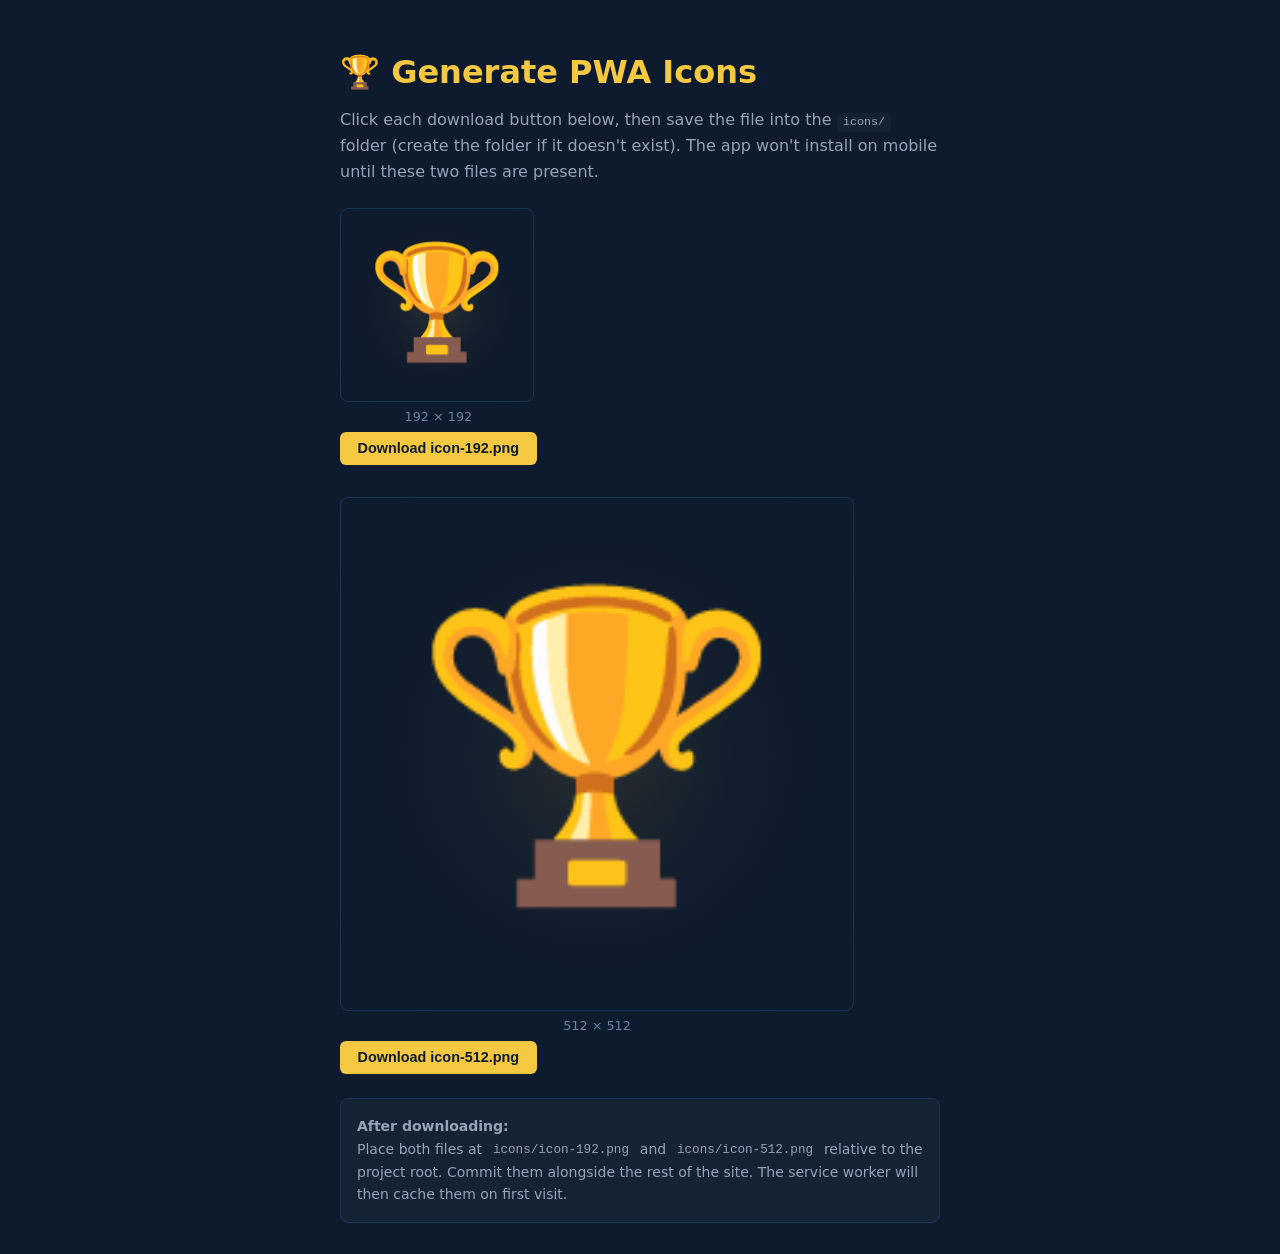
<file: generate-icons.html>
<!DOCTYPE html>
<html lang="en">
<head>
  <meta charset="UTF-8">
  <meta name="viewport" content="width=device-width, initial-scale=1.0">
  <title>Generate PWA Icons — Luxus WC 2026</title>
  <style>
    body { font-family: system-ui, sans-serif; background: #0e1b2e; color: #e2e8f0; padding: 2rem; max-width: 600px; margin: 0 auto; }
    h1   { color: #f5c842; margin-bottom: .5rem; }
    p    { color: #94a3b8; margin-bottom: 1.5rem; line-height: 1.6; }
    code { background: #152236; padding: .15rem .4rem; border-radius: 4px; font-size: .9em; }
    .icons { display: flex; gap: 2rem; align-items: flex-end; flex-wrap: wrap; margin-bottom: 1.5rem; }
    .icon-wrap { text-align: center; }
    .icon-wrap canvas { display: block; border: 1px solid #1e3352; border-radius: 8px; }
    .icon-wrap span { display: block; margin-top: .4rem; font-size: .8rem; color: #6b82a0; }
    button {
      background: #f5c842; color: #0e1b2e; border: none; padding: .55rem 1.1rem;
      border-radius: 6px; font-weight: 700; font-size: .9rem; cursor: pointer;
      margin-top: .5rem; display: block;
    }
    button:hover { opacity: .9; }
    .note { background: #152236; border: 1px solid #1e3352; border-radius: 8px; padding: 1rem; font-size: .875rem; color: #94a3b8; line-height: 1.6; }
  </style>
</head>
<body>
<h1>🏆 Generate PWA Icons</h1>
<p>
  Click each download button below, then save the file into the <code>icons/</code> folder
  (create the folder if it doesn't exist). The app won't install on mobile until these two
  files are present.
</p>

<div class="icons">
  <div class="icon-wrap">
    <canvas id="c192" width="192" height="192"></canvas>
    <span>192 × 192</span>
    <button onclick="download(192)">Download icon-192.png</button>
  </div>
  <div class="icon-wrap">
    <canvas id="c512" width="512" height="512"></canvas>
    <span>512 × 512</span>
    <button onclick="download(512)">Download icon-512.png</button>
  </div>
</div>

<div class="note">
  <strong>After downloading:</strong><br>
  Place both files at <code>icons/icon-192.png</code> and <code>icons/icon-512.png</code>
  relative to the project root. Commit them alongside the rest of the site.
  The service worker will then cache them on first visit.
</div>

<script>
function drawIcon(canvas) {
  const size = canvas.width;
  const ctx  = canvas.getContext('2d');
  const r    = size * 0.18;

  ctx.fillStyle = '#0e1b2e';
  ctx.beginPath();
  ctx.roundRect
    ? ctx.roundRect(0, 0, size, size, r)
    : ctx.rect(0, 0, size, size);
  ctx.fill();

  // subtle inner glow
  const grd = ctx.createRadialGradient(size / 2, size / 2, 0, size / 2, size / 2, size / 2);
  grd.addColorStop(0, 'rgba(245,200,66,.12)');
  grd.addColorStop(1, 'rgba(0,0,0,0)');
  ctx.fillStyle = grd;
  ctx.beginPath();
  ctx.arc(size / 2, size / 2, size / 2, 0, Math.PI * 2);
  ctx.fill();

  ctx.font      = `${Math.floor(size * 0.58)}px serif`;
  ctx.textAlign = 'center';
  ctx.textBaseline = 'middle';
  ctx.fillText('🏆', size / 2, size / 2 + size * 0.03);
}

function download(size) {
  const canvas = document.getElementById(`c${size}`);
  const a = document.createElement('a');
  a.download = `icon-${size}.png`;
  a.href = canvas.toDataURL('image/png');
  a.click();
}

drawIcon(document.getElementById('c192'));
drawIcon(document.getElementById('c512'));
</script>
</body>
</html>
</file>
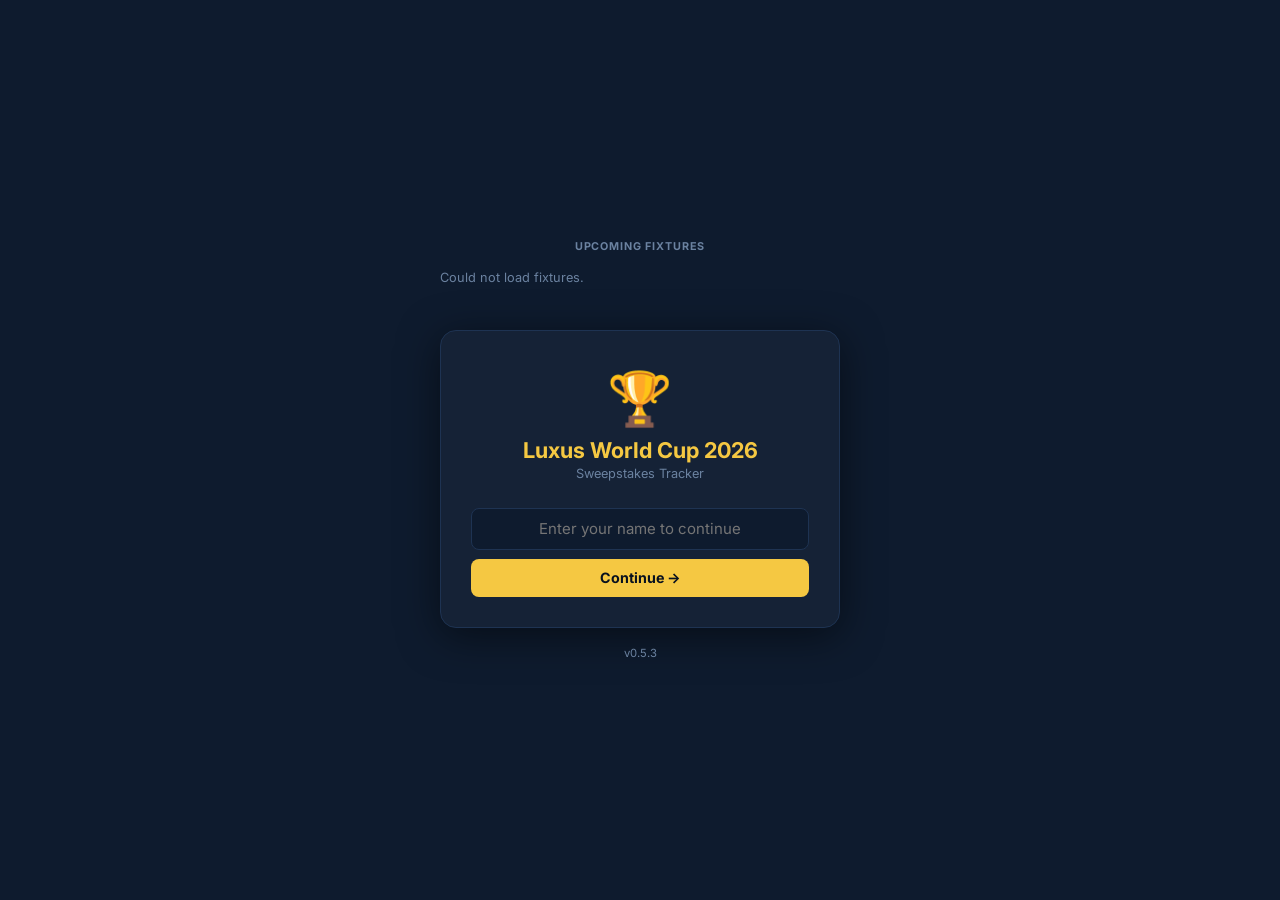
<file: welcome.html>
<!DOCTYPE html>
<html lang="en">
<head>
  <meta charset="UTF-8">
  <meta name="viewport" content="width=device-width, initial-scale=1.0">
  <title>Luxus World Cup 2026</title>
  <link rel="preconnect" href="https://fonts.googleapis.com">
  <link rel="preconnect" href="https://fonts.gstatic.com" crossorigin>
  <link href="https://fonts.googleapis.com/css2?family=Inter:wght@400;500;600;700&display=swap" rel="stylesheet">
  <link rel="stylesheet" href="css/style.css">
  <link rel="manifest" href="manifest.json">
  <meta name="theme-color" content="#0e1b2e">
  <meta name="apple-mobile-web-app-capable" content="yes">
  <meta name="apple-mobile-web-app-status-bar-style" content="black-translucent">
  <meta name="apple-mobile-web-app-title" content="Luxus WC">
  <link rel="apple-touch-icon" href="icons/icon-192.png">
</head>
<body class="welcome-page">

<div class="welcome-wrap">

  <section class="upcoming-fixtures" id="upcoming-fixtures">
    <div class="upcoming-label">Upcoming Fixtures</div>
    <div class="fixtures-scroll" id="fixtures-scroll">
      <div class="wf-empty">Loading fixtures…</div>
    </div>
  </section>

  <div class="welcome-card">
    <div class="welcome-trophy">🏆</div>
    <h1 class="welcome-title">Luxus World Cup 2026</h1>
    <p class="welcome-tagline">Sweepstakes Tracker</p>
    <input
      type="text"
      id="name-input"
      class="welcome-input"
      placeholder="Enter your name to continue"
      autocomplete="off"
      spellcheck="false"
    >
    <button id="continue-btn" class="welcome-btn">Continue →</button>
    <div id="welcome-error" class="welcome-error hidden">Name not recognised — are you in the sweepstake?</div>
  </div>
  <div class="welcome-version" id="version-display"></div>
</div>

<script src="js/version.js"></script>
<script src="js/flags.js"></script>
<script src="js/data.js"></script>
<script src="js/api.js"></script>
<script src="js/welcome.js"></script>
<script src="js/welcome-fixtures.js"></script>
<script>
  if ('serviceWorker' in navigator) {
    navigator.serviceWorker.register('./sw.js');
  }
</script>
</body>
</html>
</file>
<file: css/style.css>
/* ── Variables ──────────────────────────────────────────────────────────────── */
:root {
  --bg:          #0e1b2e;
  --card:        #152236;
  --card-hdr:    #0b1525;
  --border:      #1e3352;
  --gold:        #f5c842;
  --blue:        #4fc3f7;
  --win:         #4ade80;
  --draw:        #fbbf24;
  --loss:        #f87171;
  --muted:       #6b82a0;
  --text:        #e2e8f0;
  --text-dim:    #94a3b8;
  --radius:      8px;
  --shadow:      0 2px 12px rgba(0,0,0,.4);
}

/* ── Reset / Base ───────────────────────────────────────────────────────────── */
*, *::before, *::after { box-sizing: border-box; margin: 0; padding: 0; }

html { font-size: 15px; scroll-behavior: smooth; }

body {
  font-family: 'Inter', system-ui, sans-serif;
  background: var(--bg);
  color: var(--text);
  min-height: 100vh;
  display: flex;
  flex-direction: column;
}

a { color: var(--blue); text-decoration: none; }
a:hover { text-decoration: underline; }

img { display: inline-block; vertical-align: middle; }

button { cursor: pointer; font-family: inherit; }

/* ── Layout ─────────────────────────────────────────────────────────────────── */
.container {
  width: 100%;
  max-width: 1440px;
  margin: 0 auto;
  padding: 0 1.25rem;
}

main { flex: 1; padding: 1.5rem 0 3rem; }

/* ── Header ─────────────────────────────────────────────────────────────────── */
header {
  background: var(--card-hdr);
  border-bottom: 1px solid var(--border);
  position: sticky;
  top: 0;
  z-index: 100;
}

.header-inner {
  display: flex;
  align-items: center;
  justify-content: space-between;
  gap: 1rem;
  padding: .75rem 0;
  flex-wrap: wrap;
}

.site-title {
  font-size: 1.15rem;
  font-weight: 700;
  color: var(--gold);
  white-space: nowrap;
}

.site-title span { color: var(--text); }

nav { display: flex; gap: .25rem; }

nav a {
  padding: .4rem .9rem;
  border-radius: var(--radius);
  font-size: .875rem;
  font-weight: 500;
  color: var(--text-dim);
  transition: background .15s, color .15s;
}

nav a:hover, nav a.active {
  background: var(--border);
  color: var(--text);
  text-decoration: none;
}

nav a.active { color: var(--gold); }

/* ── Status bar ─────────────────────────────────────────────────────────────── */
.status-bar {
  display: flex;
  align-items: center;
  gap: .75rem;
  margin-bottom: 1.25rem;
  flex-wrap: wrap;
}

.status-pill {
  display: inline-flex;
  align-items: center;
  gap: .4rem;
  padding: .3rem .75rem;
  border-radius: 999px;
  font-size: .8rem;
  font-weight: 600;
  border: 1px solid transparent;
}

.status-pill::before {
  content: '';
  width: 7px; height: 7px;
  border-radius: 50%;
  flex-shrink: 0;
}

.status-loading { background: rgba(79,195,247,.1); color: var(--blue); border-color: rgba(79,195,247,.3); }
.status-loading::before { background: var(--blue); animation: pulse 1.2s infinite; }

.status-live { background: rgba(74,222,128,.08); color: var(--win); border-color: rgba(74,222,128,.3); }
.status-live::before { background: var(--win); }

.status-cached { background: rgba(251,191,36,.08); color: var(--draw); border-color: rgba(251,191,36,.3); }
.status-cached::before { background: var(--draw); }

.status-error { background: rgba(248,113,113,.08); color: var(--loss); border-color: rgba(248,113,113,.3); }
.status-error::before { background: var(--loss); }

@keyframes pulse {
  0%, 100% { opacity: 1; }
  50%       { opacity: .3; }
}

.btn {
  padding: .35rem .85rem;
  border-radius: var(--radius);
  border: 1px solid var(--border);
  background: var(--card);
  color: var(--text-dim);
  font-size: .82rem;
  font-weight: 500;
  transition: background .15s, color .15s, border-color .15s;
}

.btn:hover {
  background: var(--border);
  color: var(--text);
  border-color: var(--blue);
}

/* ── Controls ───────────────────────────────────────────────────────────────── */
.controls {
  display: flex;
  align-items: center;
  gap: .75rem;
  margin-bottom: 1.5rem;
  flex-wrap: wrap;
}

.sort-buttons { display: flex; gap: .35rem; flex-wrap: wrap; }

.sort-btn {
  padding: .4rem 1rem;
  border-radius: var(--radius);
  border: 1px solid var(--border);
  background: var(--card);
  color: var(--text-dim);
  font-size: .82rem;
  font-weight: 500;
  transition: background .15s, color .15s, border-color .15s;
}

.sort-btn:hover { background: var(--border); color: var(--text); }

.sort-btn.active {
  background: rgba(79,195,247,.15);
  border-color: var(--blue);
  color: var(--blue);
}

.search-input {
  padding: .4rem .85rem;
  border-radius: var(--radius);
  border: 1px solid var(--border);
  background: var(--card);
  color: var(--text);
  font-size: .85rem;
  font-family: inherit;
  outline: none;
  min-width: 200px;
  transition: border-color .15s;
}

.search-input:focus { border-color: var(--blue); }
.search-input::placeholder { color: var(--muted); }

/* ── Cards grid ─────────────────────────────────────────────────────────────── */
.cards-grid {
  display: grid;
  grid-template-columns: repeat(auto-fill, minmax(280px, 1fr));
  gap: 1rem;
  align-items: start;
}

/* ── Person / Team card ─────────────────────────────────────────────────────── */
.person-card, .team-card {
  background: var(--card);
  border: 1px solid var(--border);
  border-radius: var(--radius);
  overflow: hidden;
  box-shadow: var(--shadow);
}

.card-header {
  background: var(--card-hdr);
  padding: .85rem 1rem;
  display: flex;
  align-items: center;
  gap: .75rem;
  border-top: 3px solid var(--accent, #4fc3f7);
}

.avatar {
  width: 38px; height: 38px;
  border-radius: 50%;
  display: flex;
  align-items: center;
  justify-content: center;
  font-weight: 700;
  font-size: .8rem;
  flex-shrink: 0;
}

.card-title { flex: 1; min-width: 0; }
.person-name, .card-team-name { font-weight: 700; font-size: .95rem; display: block; }
.card-subtitle { font-size: .78rem; color: var(--muted); display: block; margin-top: 1px; }

.total-pts-badge {
  background: rgba(245,200,66,.12);
  color: var(--gold);
  border: 1px solid rgba(245,200,66,.3);
  border-radius: 999px;
  padding: .2rem .6rem;
  font-size: .78rem;
  font-weight: 700;
  white-space: nowrap;
}

.owner-badge {
  display: inline-flex;
  align-items: center;
  padding: .15rem .55rem;
  border-radius: 999px;
  font-size: .72rem;
  font-weight: 600;
  border: 1px solid;
}

/* ── Card body ──────────────────────────────────────────────────────────────── */
.card-body { padding: .75rem 1rem 1rem; }

/* ── Team section inside person card ───────────────────────────────────────── */
.team-section { margin-bottom: 1.1rem; }
.team-section:last-child { margin-bottom: 0; }

.team-section-header {
  display: flex;
  align-items: center;
  gap: .5rem;
  margin-bottom: .5rem;
  padding-bottom: .4rem;
  border-bottom: 1px solid var(--border);
}

.team-section-name { font-weight: 600; font-size: .88rem; }
.team-pts { margin-left: auto; font-size: .78rem; color: var(--gold); font-weight: 700; }

/* ── Round label ────────────────────────────────────────────────────────────── */
.round-label {
  font-size: .7rem;
  font-weight: 700;
  letter-spacing: .06em;
  text-transform: uppercase;
  color: var(--muted);
  margin: .6rem 0 .3rem;
}

/* ── Fixture row ────────────────────────────────────────────────────────────── */
.fixture {
  display: grid;
  grid-template-columns: 78px 48px 1fr auto;
  align-items: center;
  gap: .35rem .5rem;
  padding: .35rem 0;
  border-bottom: 1px solid rgba(30,51,82,.5);
  font-size: .8rem;
}

.fixture:last-child { border-bottom: none; }
.fixture-date { color: var(--muted); font-size: .75rem; white-space: nowrap; }
.fixture-time { color: var(--blue); font-weight: 600; white-space: nowrap; }
.fixture-opp  { display: flex; align-items: center; gap: .35rem; min-width: 0; }
.fixture-opp-name { overflow: hidden; text-overflow: ellipsis; white-space: nowrap; }
.fixture-result { display: flex; align-items: center; gap: .35rem; justify-content: flex-end; }
.fixture-score { font-weight: 700; font-size: .82rem; white-space: nowrap; }

/* ── Badges ─────────────────────────────────────────────────────────────────── */
.badge {
  padding: .15rem .45rem;
  border-radius: 4px;
  font-size: .68rem;
  font-weight: 700;
  letter-spacing: .04em;
  white-space: nowrap;
}

.badge-win  { background: rgba(74,222,128,.15); color: var(--win);  border: 1px solid rgba(74,222,128,.35); }
.badge-draw { background: rgba(251,191,36,.12); color: var(--draw); border: 1px solid rgba(251,191,36,.3); }
.badge-loss { background: rgba(248,113,113,.1); color: var(--loss); border: 1px solid rgba(248,113,113,.3); }

/* ── Group section headings ─────────────────────────────────────────────────── */
.group-section { margin-bottom: 2.5rem; }

.group-heading {
  font-size: 1rem;
  font-weight: 700;
  color: var(--gold);
  padding: .5rem 0 .5rem;
  border-bottom: 2px solid var(--border);
  margin-bottom: 1rem;
  letter-spacing: .04em;
}

/* ── Error notice ───────────────────────────────────────────────────────────── */
.error-notice {
  padding: .75rem 1rem;
  border-radius: var(--radius);
  background: rgba(248,113,113,.1);
  border: 1px solid rgba(248,113,113,.3);
  color: var(--loss);
  font-size: .85rem;
  margin-bottom: 1rem;
}

.hidden { display: none !important; }

/* ── Footer ─────────────────────────────────────────────────────────────────── */
footer {
  background: var(--card-hdr);
  border-top: 1px solid var(--border);
  padding: .75rem 0;
  text-align: center;
  font-size: .78rem;
  color: var(--muted);
}

.footer-inner {
  display: flex;
  align-items: center;
  justify-content: center;
  gap: 1.5rem;
  flex-wrap: wrap;
}

footer a { color: var(--muted); }
footer a:hover { color: var(--text-dim); }

/* ════════════════════════════════════════════════════════════════════════════
   BRACKET PAGE
   ════════════════════════════════════════════════════════════════════════════ */

.bracket-page main { padding: 1.5rem 0 2rem; }

/* Round headers row */
.bracket-round-headers {
  display: flex;
  gap: 16px;
  margin-bottom: .5rem;
}

.bracket-round-header {
  flex: 1;
  text-align: center;
  font-size: .72rem;
  font-weight: 700;
  letter-spacing: .06em;
  text-transform: uppercase;
  color: var(--muted);
  padding: .4rem 8px;
}

/* Bracket viewport: fixed window that captures drag/zoom events */
.bracket-viewport {
  overflow: hidden;
  position: relative;
  width: 100%;
  height: calc(100vh - 130px);
  min-height: 400px;
  cursor: grab;
  user-select: none;
  touch-action: none;
}
.bracket-viewport.panning { cursor: grabbing; }

/* Bracket inner: natural-size content, transformed for pan/zoom */
.bracket-inner {
  position: absolute;
  top: 0;
  left: 0;
  transform-origin: 0 0;
  will-change: transform;
}

/* The main bracket grid */
.bracket-wrap {
  display: flex;
  align-items: stretch;
  gap: 16px;
  position: relative;
}

/* Canvas for connector lines — positioned absolute over bracket-wrap */
#bracket-canvas {
  position: absolute;
  top: 0; left: 0;
  pointer-events: none;
  z-index: 1;
}

/* Each half contains the rounds */
.bracket-half {
  display: flex;
  flex: 1;
  gap: 40px;
}

/* right half: columns read left→right as SF QF R16 R32 (same as DOM order) */

/* A single round column */
.bracket-round-col {
  display: flex;
  flex-direction: column;
  justify-content: flex-start;
  flex: 1;
  min-width: 210px;
  padding: 0 8px;
}

/* Slot = vertical space allocated per match in this round */
.bracket-slot {
  display: flex;
  align-items: center;
  justify-content: center;
}

/* Center column: Final + 3rd place */
.bracket-center {
  width: 220px;
  flex-shrink: 0;
  display: flex;
  flex-direction: column;
  align-items: stretch;
  justify-content: center;
  padding: 0 8px;
  gap: 16px;
}

/* ── Bracket match card ─────────────────────────────────────────────────────── */
.bm-card {
  background: var(--card);
  border: 1px solid var(--border);
  border-radius: var(--radius);
  overflow: hidden;
  width: 100%;
  position: relative;
  z-index: 2;
  box-shadow: var(--shadow);
  transition: border-color .15s;
}

.bm-card:hover { border-color: var(--blue); }

.bm-header {
  background: var(--card-hdr);
  padding: .4rem .75rem;
  display: flex;
  align-items: center;
  justify-content: space-between;
  gap: .4rem;
  flex-wrap: wrap;
  border-bottom: 1px solid var(--border);
}

.bm-meta { font-size: .68rem; color: var(--muted); white-space: nowrap; }
.bm-num  { font-weight: 700; color: var(--gold); font-size: .72rem; }
.bm-venue { font-size: .65rem; color: var(--muted); overflow: hidden; text-overflow: ellipsis; white-space: nowrap; max-width: 100px; }

.bm-teams { display: flex; flex-direction: column; }

.bm-team {
  display: flex;
  align-items: center;
  gap: .5rem;
  padding: .55rem .9rem;
  font-size: .82rem;
  font-weight: 500;
  border-bottom: 1px solid var(--border);
  transition: background .1s;
  min-height: 40px;
}

.bm-team:last-child { border-bottom: none; }
.bm-team.winner { background: rgba(74,222,128,.1); color: var(--win); }
.bm-team.loser  { color: var(--muted); }

.bm-team-name { flex: 1; min-width: 0; overflow: hidden; text-overflow: ellipsis; white-space: nowrap; }
.bm-score { font-weight: 700; font-size: .85rem; margin-left: auto; min-width: 18px; text-align: right; }

.bm-owner {
  display: inline-block;
  width: 6px; height: 6px;
  border-radius: 50%;
  flex-shrink: 0;
  margin-left: 2px;
}

/* Potential team flags preview — single row, max 8 flags + overflow label */
.bm-potentials {
  padding: .35rem .75rem;
  display: flex;
  flex-wrap: nowrap;
  align-items: center;
  gap: 4px;
  border-top: 1px solid var(--border);
  background: rgba(14,27,46,.4);
  overflow: hidden;
}

.bm-potentials-more {
  font-size: .65rem;
  color: var(--muted);
  white-space: nowrap;
  flex-shrink: 0;
  margin-left: 2px;
}

.bm-potential-flag {
  cursor: default;
  border-radius: 2px;
  opacity: .75;
  transition: opacity .15s, transform .15s;
}

.bm-potential-flag:hover { opacity: 1; transform: scale(1.15); }

/* Final card — slightly larger */
.bracket-center .bm-card {
  border-color: rgba(245,200,66,.4);
}

.bracket-center .bm-card .bm-header {
  border-top: 2px solid var(--gold);
}

/* ── Responsive ─────────────────────────────────────────────────────────────── */
@media (max-width: 600px) {
  .controls { flex-direction: column; align-items: flex-start; }
  .search-input { width: 100%; }
  .sort-buttons { flex-wrap: wrap; }
  .fixture { grid-template-columns: 68px 44px 1fr auto; font-size: .75rem; }
  .header-inner { gap: .5rem; }
  .site-title { font-size: 1rem; }
}

@media (max-width: 400px) {
  .fixture { grid-template-columns: 60px 38px 1fr; }
  .fixture-result { grid-column: 1 / -1; justify-content: flex-start; }
}

/* ── Tooltip ────────────────────────────────────────────────────────────────── */
[title] { cursor: help; }

/* ── Empty state ────────────────────────────────────────────────────────────── */
.empty-state {
  text-align: center;
  padding: 3rem 1rem;
  color: var(--muted);
  font-size: .9rem;
}

/* ── Welcome page ───────────────────────────────────────────────────────────── */
.welcome-page { justify-content: center; align-items: center; }

.welcome-wrap {
  display: flex;
  flex-direction: column;
  align-items: center;
  justify-content: center;
  flex: 1;
  padding: 1.5rem;
}

.welcome-card {
  background: var(--card);
  border: 1px solid var(--border);
  border-radius: 16px;
  padding: 2.75rem 2rem 2rem;
  width: min(400px, 94vw);
  text-align: center;
  box-shadow: 0 8px 40px rgba(0,0,0,.5);
}

.welcome-trophy { font-size: 3.5rem; line-height: 1; margin-bottom: .8rem; }

.welcome-title {
  font-size: 1.45rem;
  font-weight: 700;
  color: var(--gold);
  margin-bottom: .25rem;
}

.welcome-tagline {
  font-size: .85rem;
  color: var(--muted);
  margin-bottom: 1.75rem;
}

.welcome-input {
  width: 100%;
  padding: .7rem 1rem;
  border-radius: var(--radius);
  border: 1px solid var(--border);
  background: var(--bg);
  color: var(--text);
  font-size: 1rem;
  font-family: inherit;
  outline: none;
  margin-bottom: .6rem;
  transition: border-color .15s;
  text-align: center;
  display: block;
}

.welcome-input:focus { border-color: var(--blue); }

.welcome-btn {
  width: 100%;
  padding: .7rem;
  border-radius: var(--radius);
  border: none;
  background: var(--gold);
  color: #08111f;
  font-size: .95rem;
  font-weight: 700;
  font-family: inherit;
  cursor: pointer;
  transition: opacity .15s, transform .1s;
}

.welcome-btn:hover { opacity: .9; }
.welcome-btn:active { transform: scale(.98); }

.welcome-error {
  margin-top: .8rem;
  color: var(--loss);
  font-size: .82rem;
}

.welcome-version {
  margin-top: 1.25rem;
  font-size: .75rem;
  color: var(--muted);
}

@keyframes shake {
  0%, 100% { transform: translateX(0); }
  20%, 60%  { transform: translateX(-7px); }
  40%, 80%  { transform: translateX(7px); }
}

.shake { animation: shake .4s cubic-bezier(.36,.07,.19,.97); }

/* ── Nav user section ───────────────────────────────────────────────────────── */
.nav-user {
  display: flex;
  align-items: center;
  gap: .5rem;
  font-size: .82rem;
  white-space: nowrap;
}

.nav-user-name {
  font-weight: 600;
  color: var(--text);
}

.nav-logout {
  color: var(--muted);
  font-size: .75rem;
  border: 1px solid var(--border);
  padding: .15rem .5rem;
  border-radius: 999px;
  transition: color .15s, border-color .15s;
  text-decoration: none;
}

.nav-logout:hover {
  color: var(--loss);
  border-color: var(--loss);
  text-decoration: none;
}

/* ── Dashboard page ─────────────────────────────────────────────────────────── */
.dashboard-hero {
  text-align: center;
  padding: 1.75rem 0 1.25rem;
}

.dashboard-welcome {
  font-size: 1.55rem;
  font-weight: 700;
  margin-bottom: .6rem;
}

.dashboard-pts {
  display: inline-flex;
  align-items: center;
  gap: .45rem;
  padding: .4rem 1.1rem;
  border-radius: 999px;
  font-weight: 700;
  font-size: .95rem;
  background: rgba(245,200,66,.1);
  color: var(--gold);
  border: 1px solid rgba(245,200,66,.3);
}

/* ── Card load-in animation ──────────────────────────────────────────────────── */
@keyframes cardIn {
  from { opacity: 0; transform: translateY(8px); }
  to   { opacity: 1; transform: translateY(0); }
}

.person-card, .team-card {
  animation: cardIn .22s ease-out both;
}

.cards-grid > *:nth-child(2)  { animation-delay: .02s; }
.cards-grid > *:nth-child(3)  { animation-delay: .04s; }
.cards-grid > *:nth-child(4)  { animation-delay: .06s; }
.cards-grid > *:nth-child(5)  { animation-delay: .08s; }
.cards-grid > *:nth-child(6)  { animation-delay: .10s; }
.cards-grid > *:nth-child(7)  { animation-delay: .12s; }
.cards-grid > *:nth-child(8)  { animation-delay: .14s; }
.cards-grid > *:nth-child(9)  { animation-delay: .16s; }
.cards-grid > *:nth-child(10) { animation-delay: .18s; }
.cards-grid > *:nth-child(11) { animation-delay: .20s; }
.cards-grid > *:nth-child(12) { animation-delay: .22s; }
.cards-grid > *:nth-child(n+13) { animation-delay: .22s; }

/* ── Skeleton loading ───────────────────────────────────────────────────────── */
@keyframes shimmer {
  0%   { background-position: 200% 0; }
  100% { background-position: -200% 0; }
}

.skel-line {
  height: 12px;
  border-radius: 4px;
  background: linear-gradient(90deg, var(--border) 0%, #223c5c 50%, var(--border) 100%);
  background-size: 200% 100%;
  animation: shimmer 1.4s ease-in-out infinite;
  margin-bottom: .55rem;
  width: 100%;
}

.skeleton-card {
  background: var(--card);
  border: 1px solid var(--border);
  border-radius: var(--radius);
  padding: 1rem;
  animation: cardIn .22s ease-out both;
}

.skeleton-card .skel-header {
  display: flex;
  align-items: center;
  gap: .75rem;
  margin-bottom: .75rem;
}

.skeleton-card .skel-avatar {
  width: 38px; height: 38px;
  border-radius: 50%;
  background: var(--border);
  flex-shrink: 0;
}

.skel-row td { padding: .55rem .6rem; }

/* ── Hamburger button (hidden on desktop) ────────────────────────────────────── */
.nav-toggle {
  display: none;
  align-items: center;
  justify-content: center;
  background: none;
  border: 1px solid var(--border);
  border-radius: var(--radius);
  color: var(--text);
  font-size: 1.1rem;
  padding: .35rem .65rem;
  line-height: 1;
  transition: background .15s, border-color .15s;
  flex-shrink: 0;
}
.nav-toggle:hover { background: var(--border); border-color: var(--muted); }

/* ── Mobile nav drawer ───────────────────────────────────────────────────────── */
.nav-drawer {
  display: none;
  flex-direction: column;
  gap: .2rem;
  padding: .6rem 0 .75rem;
  border-top: 1px solid var(--border);
}
.nav-drawer.open { display: flex; }
.nav-drawer a {
  padding: .55rem .75rem;
  border-radius: var(--radius);
  font-size: .9rem;
  font-weight: 500;
  color: var(--text-dim);
  text-decoration: none;
  transition: background .12s, color .12s;
}
.nav-drawer a:hover, .nav-drawer a.active { background: var(--border); color: var(--text); text-decoration: none; }
.nav-drawer a.active { color: var(--gold); }
.nav-drawer-user {
  display: flex;
  align-items: center;
  justify-content: space-between;
  padding: .55rem .75rem;
  margin-top: .2rem;
  border-top: 1px solid var(--border);
  font-size: .82rem;
  gap: .5rem;
}
.nav-drawer-name { font-weight: 600; color: var(--text); }

/* ── Mobile breakpoint: swap desktop nav for hamburger ───────────────────────── */
@media (max-width: 768px) {
  .header-inner { flex-wrap: nowrap; justify-content: center; position: relative; }
  .site-title { font-size: 1rem; }
  nav { display: none; }
  .nav-user { display: none; }
  /* Hamburger absolutely positioned so title stays centred in full header width */
  .nav-toggle { display: flex; position: absolute; right: 0; top: 50%; transform: translateY(-50%); }
}

/* ── Leaderboard ────────────────────────────────────────────────────────────── */
.leaderboard-wrap { overflow-x: auto; margin-top: .25rem; }

.leaderboard-table {
  width: 100%;
  border-collapse: collapse;
  font-size: .875rem;
}

.leaderboard-table thead th {
  padding: .5rem .75rem;
  text-align: left;
  font-size: .75rem;
  font-weight: 600;
  color: var(--muted);
  text-transform: uppercase;
  letter-spacing: .04em;
  border-bottom: 1px solid var(--border);
  white-space: nowrap;
}

.leaderboard-table thead th.lb-pts,
.leaderboard-table thead th.lb-stat { text-align: center; }

.lb-row {
  border-bottom: 1px solid var(--border);
  transition: background .12s;
}

.lb-row:hover { background: rgba(255,255,255,.03); }
.lb-row.lb-top { background: rgba(245,200,66,.04); }

.lb-row td { padding: .6rem .75rem; vertical-align: middle; }

.lb-rank { text-align: center; width: 44px; }
.rank-medal { font-size: 1.15rem; line-height: 1; }
.rank-num   { font-size: .875rem; color: var(--muted); font-weight: 600; }

.lb-person {
  display: flex;
  align-items: center;
  gap: .55rem;
  white-space: nowrap;
}

.lb-name { font-weight: 600; }

.avatar-sm {
  display: inline-flex;
  align-items: center;
  justify-content: center;
  width: 28px; height: 28px;
  border-radius: 50%;
  font-size: .7rem;
  font-weight: 700;
  flex-shrink: 0;
}

.lb-teams { display: flex; gap: 3px; align-items: center; flex-wrap: wrap; }

.flag-out { opacity: .3; filter: grayscale(1); }

.lb-pts {
  text-align: center;
  font-weight: 700;
  font-size: .95rem;
  color: var(--gold);
  width: 48px;
}

.lb-stat {
  text-align: center;
  color: var(--text-dim);
  width: 40px;
}

.lb-w { color: var(--win); }
.lb-d { color: var(--draw); }
.lb-l { color: var(--loss); }

@media (max-width: 500px) {
  .leaderboard-table thead .lb-stat { display: none; }
  .lb-row .lb-stat { display: none; }
}

/* ── Group standings ─────────────────────────────────────────────────────────── */
.groups-key {
  display: flex;
  gap: 1rem;
  flex-wrap: wrap;
  margin: .5rem 0 1.25rem;
  font-size: .78rem;
}

.gp-key {
  display: inline-flex;
  align-items: center;
  gap: .4rem;
  color: var(--muted);
}

.gp-key::before {
  content: '';
  width: 10px; height: 10px;
  border-radius: 2px;
  flex-shrink: 0;
}

.gp-key.gp-qualify::before { background: rgba(74,222,128,.5); }
.gp-key.gp-maybe::before   { background: rgba(251,191,36,.5); }
.gp-key.gp-out::before     { background: rgba(248,113,113,.25); }

.groups-grid {
  display: grid;
  grid-template-columns: repeat(2, 1fr);
  gap: 1.25rem;
  margin-top: .25rem;
}

.group-block {
  background: var(--card);
  border: 1px solid var(--border);
  border-radius: var(--radius);
  overflow: hidden;
  animation: cardIn .22s ease-out both;
}

.group-block-title {
  background: var(--card-hdr);
  border-bottom: 1px solid var(--border);
  padding: .55rem .85rem;
  font-size: .8rem;
  font-weight: 700;
  color: var(--gold);
  letter-spacing: .04em;
  text-transform: uppercase;
}

.group-table-wrap {
  overflow-x: auto;
  -webkit-overflow-scrolling: touch;
}

.group-table {
  width: 100%;
  min-width: 480px;
  border-collapse: collapse;
  font-size: .8rem;
}

.group-table th {
  padding: .3rem .5rem;
  text-align: center;
  font-size: .7rem;
  font-weight: 600;
  color: var(--muted);
  text-transform: uppercase;
  letter-spacing: .03em;
  border-bottom: 1px solid var(--border);
}

.group-table th.gt-team-h { text-align: left; padding-left: .75rem; }

.gt-row { border-bottom: 1px solid rgba(30,51,82,.5); }
.gt-row:last-child { border-bottom: none; }

.gt-row td { padding: .55rem .65rem; vertical-align: middle; }

.gt-team {
  display: flex;
  align-items: center;
  gap: .4rem;
  padding: .55rem .65rem .55rem .85rem !important;
  min-width: 160px;
}

.gt-name {
  flex: 1;
  white-space: nowrap;
}

.gt-num { text-align: center; color: var(--text-dim); width: 36px; min-width: 36px; }
.gt-pts { text-align: center; font-weight: 700; color: var(--text); width: 36px; min-width: 36px; }

.gp-qualify td { background: rgba(74,222,128,.06); }
.gp-qualify .gt-name { color: var(--win); }

.gp-maybe td { background: rgba(251,191,36,.05); }
.gp-maybe .gt-name { color: var(--draw); }

.gp-out td { }
.gp-out .gt-name { color: var(--muted); }

@media (max-width: 768px) {
  .groups-grid { grid-template-columns: 1fr; }
}

/* ── Bracket: toggle potentials + scroll hint ────────────────────────────────── */
#bracket-wrap.no-potentials .bm-potentials { display: none !important; }

.toggle-potentials-btn {
  margin-left: auto;
  font-size: .78rem;
  padding: .3rem .75rem;
  background: transparent;
  border: 1px solid var(--border);
  border-radius: var(--radius);
  color: var(--text-dim);
  transition: border-color .15s, color .15s;
}

.toggle-potentials-btn:hover { border-color: var(--blue); color: var(--blue); }

.scroll-hint {
  display: none;
  text-align: center;
  font-size: .75rem;
  color: var(--muted);
  padding: .4rem;
  margin-top: .4rem;
  transition: opacity .3s;
}

.scroll-hint.hidden { opacity: 0; pointer-events: none; }

@media (max-width: 1024px) {
  .scroll-hint { display: block; }
}

/* ════════════════════════════════════════════════════════════════════════════
   SETTINGS PANEL
   ════════════════════════════════════════════════════════════════════════════ */

.settings-panel {
  position: fixed;
  inset: 0;
  z-index: 400;
  pointer-events: none;
}
.settings-panel.open { pointer-events: auto; }

.settings-backdrop {
  position: absolute;
  inset: 0;
  background: rgba(0,0,0,.55);
  opacity: 0;
  transition: opacity .2s;
}
.settings-panel.open .settings-backdrop { opacity: 1; }

.settings-drawer {
  position: absolute;
  top: 0; right: 0; bottom: 0;
  width: min(380px, 92vw);
  background: var(--card-hdr);
  border-left: 1px solid var(--border);
  display: flex;
  flex-direction: column;
  transform: translateX(100%);
  transition: transform .25s cubic-bezier(.4,0,.2,1);
  overflow: hidden;
}
.settings-panel.open .settings-drawer { transform: translateX(0); }

.settings-hdr {
  display: flex;
  align-items: center;
  justify-content: space-between;
  padding: 1.1rem 1.25rem .9rem;
  border-bottom: 1px solid var(--border);
  flex-shrink: 0;
}

.settings-name {
  font-size: 1.05rem;
  font-weight: 700;
  color: var(--text);
}

.settings-close {
  background: none;
  border: 1px solid var(--border);
  color: var(--muted);
  border-radius: var(--radius);
  padding: .25rem .55rem;
  font-size: .85rem;
  transition: color .15s, border-color .15s;
}
.settings-close:hover { color: var(--loss); border-color: var(--loss); }

.settings-section-label {
  padding: .85rem 1.25rem .3rem;
  font-size: .7rem;
  font-weight: 700;
  letter-spacing: .07em;
  text-transform: uppercase;
  color: var(--muted);
  flex-shrink: 0;
}

.settings-search {
  margin: 0 1.25rem .5rem;
  padding: .45rem .75rem;
  border-radius: var(--radius);
  border: 1px solid var(--border);
  background: var(--bg);
  color: var(--text);
  font-size: .85rem;
  font-family: inherit;
  outline: none;
  flex-shrink: 0;
  transition: border-color .15s;
}
.settings-search:focus { border-color: var(--blue); }
.settings-search::placeholder { color: var(--muted); }

.settings-team-list {
  flex: 1;
  overflow-y: auto;
  padding: .25rem .75rem;
}

.st-team-row {
  display: flex;
  align-items: center;
  gap: .55rem;
  padding: .5rem .5rem;
  border-radius: var(--radius);
  cursor: pointer;
  transition: background .12s;
  user-select: none;
}
.st-team-row:hover { background: var(--border); }
.st-team-row.st-on { background: rgba(79,195,247,.07); }

.st-flag { flex-shrink: 0; line-height: 0; }

.st-team-name { flex: 1; font-size: .84rem; font-weight: 500; min-width: 0; overflow: hidden; text-overflow: ellipsis; white-space: nowrap; }

.st-owner-badge {
  font-size: .65rem;
  font-weight: 600;
  padding: .1rem .4rem;
  border-radius: 4px;
  border: 1px solid;
  white-space: nowrap;
  flex-shrink: 0;
}

.st-check { flex-shrink: 0; accent-color: var(--blue); width: 16px; height: 16px; cursor: pointer; }

.st-empty { padding: 1.5rem; text-align: center; color: var(--muted); font-size: .85rem; }

.settings-footer {
  padding: 1rem 1.25rem;
  border-top: 1px solid var(--border);
  flex-shrink: 0;
}

.settings-signout {
  width: 100%;
  padding: .6rem;
  border-radius: var(--radius);
  border: 1px solid rgba(248,113,113,.4);
  background: rgba(248,113,113,.08);
  color: var(--loss);
  font-size: .88rem;
  font-weight: 600;
  font-family: inherit;
  transition: background .15s, border-color .15s;
}
.settings-signout:hover { background: rgba(248,113,113,.15); border-color: var(--loss); }

@media (max-width: 768px) {
  .settings-drawer { width: 100%; left: 0; }
}

/* ════════════════════════════════════════════════════════════════════════════
   ALSO WATCHING (dashboard)
   ════════════════════════════════════════════════════════════════════════════ */

.section-heading {
  font-size: 1rem;
  font-weight: 700;
  color: var(--text-dim);
  margin: 2rem 0 .85rem;
  padding-bottom: .5rem;
  border-bottom: 1px solid var(--border);
}

/* ════════════════════════════════════════════════════════════════════════════
   UPCOMING FIXTURES BANNER (welcome page)
   ════════════════════════════════════════════════════════════════════════════ */

.upcoming-fixtures {
  width: 100%;
  max-width: 820px;
  margin-bottom: 2rem;
}

.upcoming-label {
  font-size: .72rem;
  font-weight: 700;
  letter-spacing: .08em;
  text-transform: uppercase;
  color: var(--muted);
  margin-bottom: .65rem;
  text-align: center;
}

.fixtures-scroll {
  display: flex;
  gap: .85rem;
  overflow-x: auto;
  padding-bottom: .5rem;
  scrollbar-width: thin;
  scrollbar-color: var(--border) transparent;
  -webkit-overflow-scrolling: touch;
}

.wf-card {
  flex-shrink: 0;
  background: var(--card);
  border: 1px solid var(--border);
  border-radius: var(--radius);
  padding: .85rem 1rem;
  min-width: 190px;
  max-width: 230px;
  display: flex;
  flex-direction: column;
  gap: .3rem;
  box-shadow: var(--shadow);
  transition: border-color .15s;
}
.wf-card:hover { border-color: var(--blue); }

.wf-card.wf-sweep {
  border-color: rgba(245,200,66,.45);
  box-shadow: 0 0 0 1px rgba(245,200,66,.12), var(--shadow);
}

.wf-when {
  font-size: .68rem;
  color: var(--muted);
  margin-bottom: .15rem;
  white-space: nowrap;
  overflow: hidden;
  text-overflow: ellipsis;
}

.wf-team {
  display: flex;
  align-items: center;
  gap: .4rem;
  font-size: .82rem;
  font-weight: 500;
  min-height: 28px;
}

.wf-team-name {
  flex: 1;
  min-width: 0;
  overflow: hidden;
  text-overflow: ellipsis;
  white-space: nowrap;
}

.wf-vs {
  font-size: .68rem;
  color: var(--muted);
  font-weight: 600;
  padding-left: 28px;
}

.wf-badge {
  font-size: .62rem;
  font-weight: 600;
  padding: .1rem .38rem;
  border-radius: 4px;
  border: 1px solid;
  white-space: nowrap;
  flex-shrink: 0;
}

.wf-empty {
  color: var(--muted);
  font-size: .85rem;
  padding: .5rem 0;
}

/* ════════════════════════════════════════════════════════════════════════════
   UPCOMING FIXTURES PAGE
   ════════════════════════════════════════════════════════════════════════════ */

.uf-page {
  max-width: 700px;
  margin: 0 auto;
}

/* Filter bar */
.uf-filter-bar {
  display: flex;
  align-items: center;
  gap: .4rem;
  margin-bottom: 1.25rem;
  flex-wrap: wrap;
}

.uf-filter-sep {
  width: 1px;
  height: 22px;
  background: var(--border);
  flex-shrink: 0;
  align-self: center;
  margin: 0 .1rem;
}

#sweep-toggle.active {
  background: rgba(245,200,66,.15);
  border-color: var(--gold);
  color: var(--gold);
}

/* Fallback notice */
.uf-notice {
  padding: .45rem .85rem;
  background: rgba(79,195,247,.07);
  border: 1px solid rgba(79,195,247,.2);
  border-radius: var(--radius);
  color: var(--blue);
  font-size: .78rem;
  margin-bottom: .85rem;
}

/* Cards list */
.uf-list {
  display: flex;
  flex-direction: column;
  gap: .85rem;
}

/* Individual fixture card */
.uf-card {
  background: var(--card);
  border: 1px solid var(--border);
  border-radius: var(--radius);
  overflow: hidden;
  box-shadow: var(--shadow);
  transition: border-color .15s;
}

.uf-card:hover { border-color: var(--blue); }

.uf-card.uf-sweep {
  border-color: rgba(245,200,66,.5);
  background: linear-gradient(180deg, rgba(245,200,66,.05) 0%, var(--card) 50%);
  box-shadow: 0 0 0 1px rgba(245,200,66,.1), var(--shadow);
}

.uf-card.uf-sweep:hover { border-color: rgba(245,200,66,.8); }

/* Card header: date/time left, venue right */
.uf-hdr {
  background: var(--card-hdr);
  border-bottom: 1px solid var(--border);
  padding: .5rem 1rem;
  display: flex;
  align-items: center;
  justify-content: space-between;
  gap: .75rem;
}

.uf-when {
  font-size: .78rem;
  color: var(--blue);
  font-weight: 600;
  white-space: nowrap;
}

.uf-venue {
  font-size: .7rem;
  color: var(--muted);
  overflow: hidden;
  text-overflow: ellipsis;
  white-space: nowrap;
  text-align: right;
}

/* Teams section */
.uf-teams {
  padding: .6rem 1rem .7rem;
  display: flex;
  flex-direction: column;
}

.uf-team {
  display: flex;
  align-items: center;
  gap: .5rem;
  padding: .3rem 0;
  font-size: .875rem;
  font-weight: 500;
  min-height: 34px;
}

.uf-team-name {
  flex: 1;
  min-width: 0;
  overflow: hidden;
  text-overflow: ellipsis;
  white-space: nowrap;
}

/* Owner badge (coloured pill) */
.uf-owner {
  display: inline-flex;
  align-items: center;
  padding: .1rem .45rem;
  border-radius: 999px;
  font-size: .67rem;
  font-weight: 600;
  border: 1px solid;
  white-space: nowrap;
  flex-shrink: 0;
}

/* Score number */
.uf-score {
  font-weight: 700;
  font-size: .95rem;
  width: 22px;
  text-align: center;
  flex-shrink: 0;
  color: var(--text);
}

/* Divider between the two teams */
.uf-divider {
  display: flex;
  align-items: center;
  gap: .5rem;
  padding: .15rem 0;
  /* indent to sit under team name, past the 32px flag + .5rem gap */
  padding-left: calc(32px + .5rem);
}

.uf-vs {
  font-size: .68rem;
  font-weight: 700;
  color: var(--muted);
  letter-spacing: .04em;
  text-transform: uppercase;
}

/* FT badge */
.uf-ft {
  display: inline-flex;
  align-items: center;
  padding: .1rem .38rem;
  border-radius: 4px;
  font-size: .67rem;
  font-weight: 700;
  background: rgba(148,163,184,.1);
  color: var(--text-dim);
  border: 1px solid rgba(148,163,184,.2);
  letter-spacing: .04em;
}

@media (max-width: 500px) {
  .uf-filter-bar { gap: .3rem; }
  .uf-venue { display: none; }
  .uf-hdr { justify-content: flex-start; }
}
</file>
